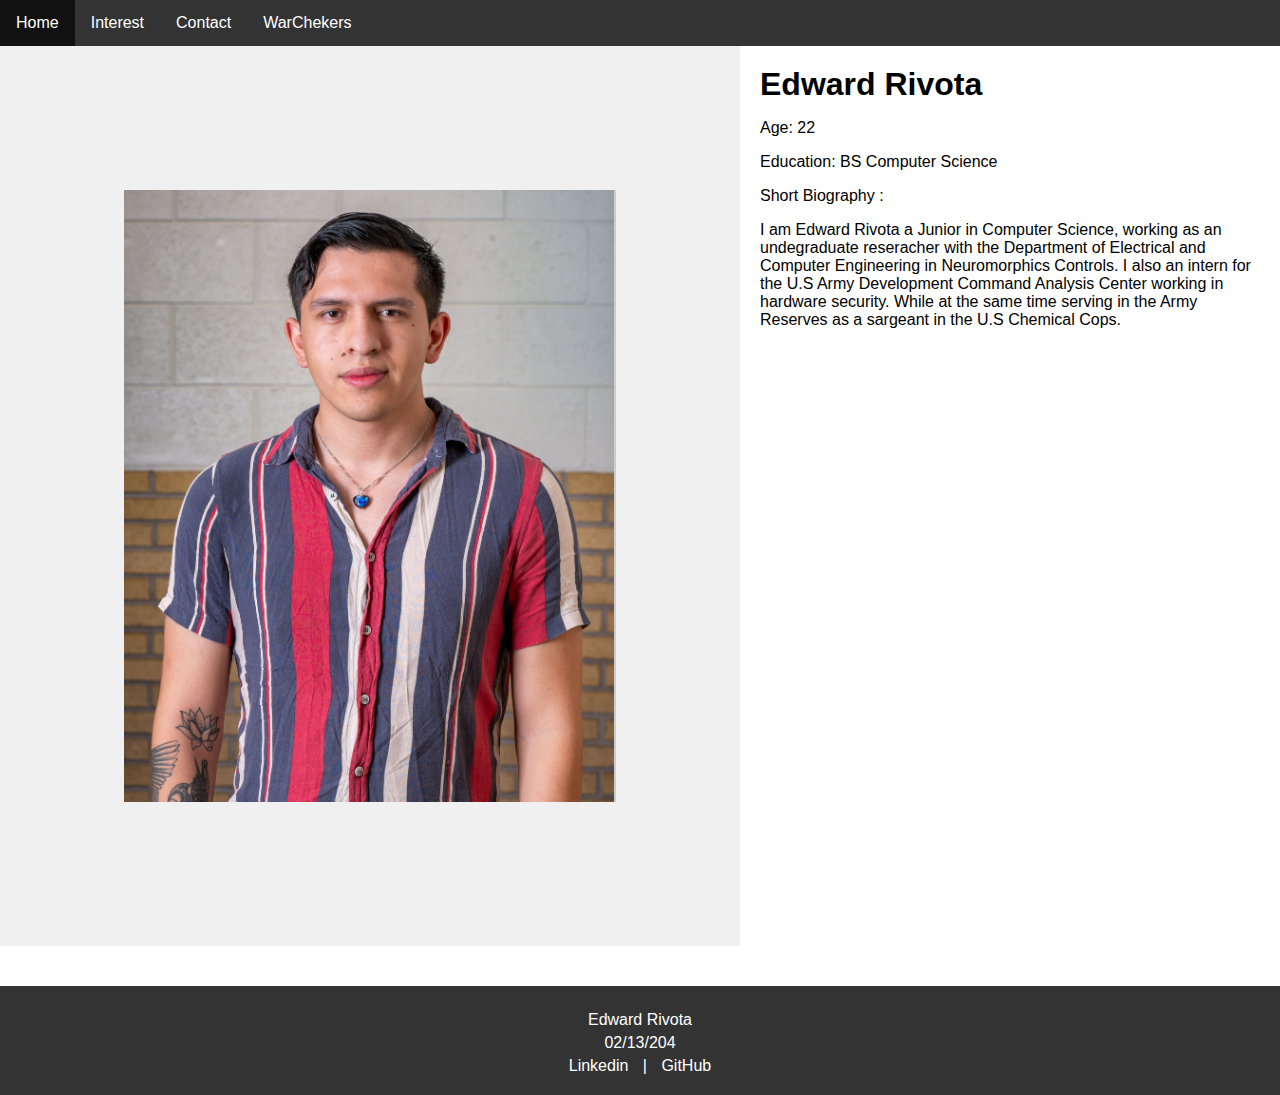
<file: index.html>
<!DOCTYPE html>
<html lang="en">
<head>
    <meta charset="UTF-8">
    <meta http-equiv="X-UA-Compatible" content="IE=edge">
    <meta name="viewport" content="width=device-width, initial-scale=1.0">
    <title>Edward Rivota</title>
    <link rel="stylesheet" href="main.css">
</head>
<body>

        <ul>
            <li><a href="index.html">Home</a></li>
            <li><a href="interests.html">Interest</a></li>
            <li><a href="contact.html">Contact</a></li>
            <li><a href="checkers.html">WarChekers</a></li>
        </ul>

    <div class="Home-container">
        <div class="left-column">
            <img src="Profile Image.jpeg" alt="Picture of Edward Rivota">
        </div>
        <div class="right-column">
            <div class="profile-header">
                <h1>Edward Rivota</h1>
                <p class="age">Age: 22</p>
                <p class="education">Education: BS Computer Science</p>
                <p class="Biography-title">Short Biography :</p>
                <p class="Biography-text"> I am Edward Rivota a Junior in Computer Science, working as an undegraduate reseracher with the Department of Electrical and Computer Engineering in Neuromorphics Controls. I also an intern for the U.S Army Development Command Analysis Center working in hardware security. While at the same time serving in the Army Reserves as a sargeant in the U.S Chemical Cops. </p>
            </div>
            
        </div>
    </div>
    
    <footer class="site-footer">
        <div class="footer-content">
            <p>Edward Rivota</p>
            <p>02/13/204</p>
            <div class="social-links">
                <a href="https://www.linkedin.com/in/edwardrivota/">Linkedin</a> |
                <a href="https://github.com/rivota2010">GitHub</a>
            </div>
        </div>
    </footer>

</body>
</html>
</file>
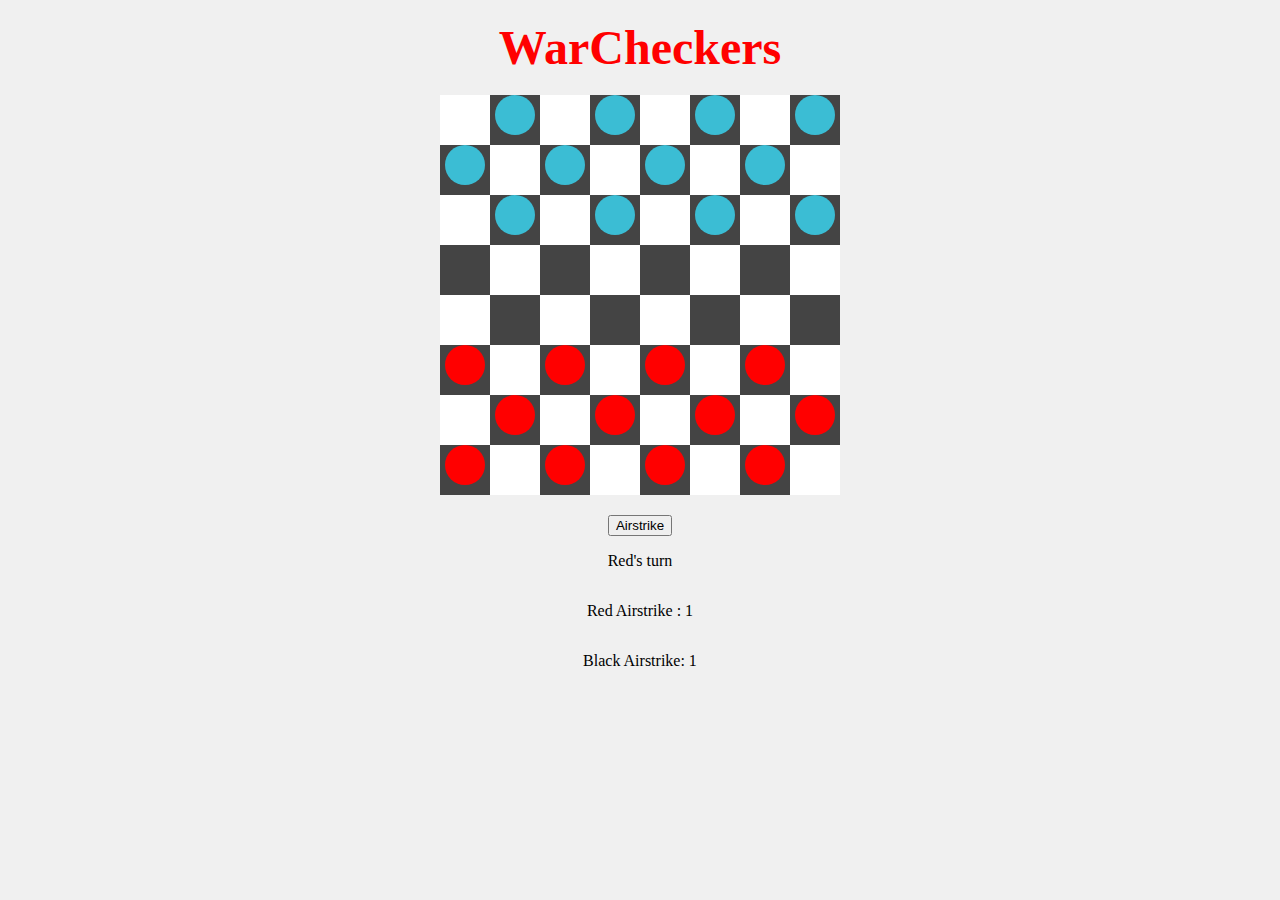
<file: checkers.html>
<!DOCTYPE html>
<html lang="en">
<head>
    <meta charset="UTF-8">
    <meta name="viewport" content="width=device-width, initial-scale=1.0">
    <title>Simple Checkers Game</title> <!-- Setting the title of the HTML page -->
    <link rel="stylesheet" href="style.css"> <!-- Linking external CSS file -->
</head>
<body>
    <div id="checkersBoard"></div> <!-- Container for the checkers board -->
    <button id="airstrikeButton">Airstrike</button> <!-- Button for airstrike action -->
    <script src="script.js"></script> <!-- Linking external JavaScript file -->
    <p id="turnDisplay"></p> <!-- Displaying the current turn -->
    <p id="redAirstrikeCounter"></p> <!-- Displaying the red airstrike counter -->
    <p id="blackAirstrikeCounter"></p> <!-- Displaying the black airstrike counter -->
    <img src="bomb.png" id="bombCursor" style="position: absolute; display: none;"> <!-- Image of a bomb used as a cursor -->
    <div id="redAirstrikeCounter" class="airstrike-counter red"></div> <!-- Container for the red airstrike counter -->
    <div id="blackAirstrikeCounter" class="airstrike-counter black"></div> <!-- Container for the black airstrike counter -->
</body>
</html>
</file>
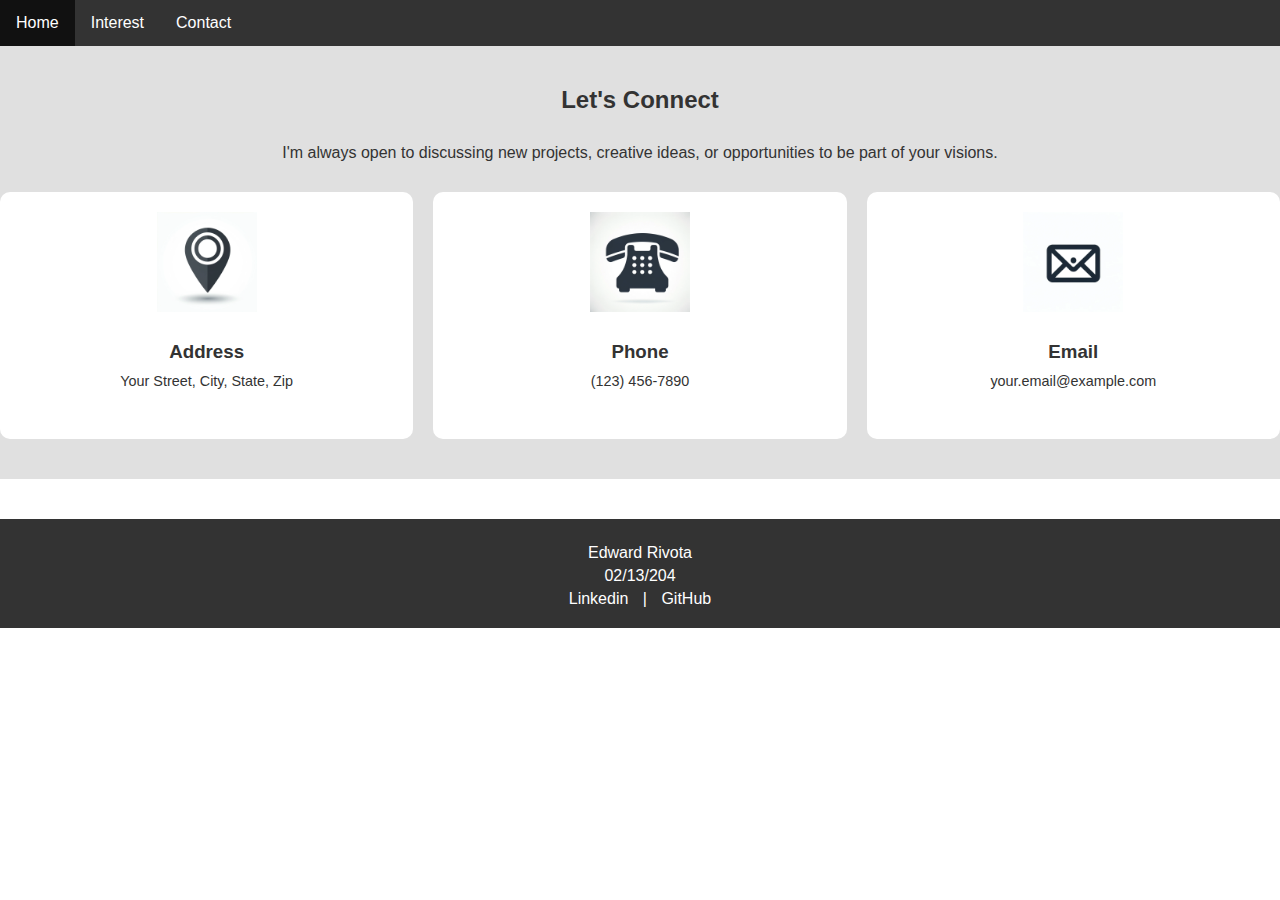
<file: contact.html>
<!DOCTYPE html>
<html lang="en">
<head>
    <meta charset="UTF-8">
    <meta name="viewport" content="width=device-width, initial-scale=1.0">
    <title>Contact Information</title>
    <link rel="stylesheet" href="main.css">

</head>
<body>

    <ul>
        <li><a href="index.html">Home</a></li>
        <li><a href="interests.html">Interest</a></li>
        <li><a href="contact.html">Contact</a></li>
    </ul>

    <div class="contact-section">
        <h2>Let's Connect</h2>
        <p>I'm always open to discussing new projects, creative ideas, or opportunities to be part of your visions.</p>
        <div class="contact-details">
          <div class="contact-detail">
            <img src="new location.webp" alt="Location">
            <h3>Address</h3>
            <p>Your Street, City, State, Zip</p>
          </div>
          <div class="contact-detail">
            <img src= "phone icon.webp" alt="Phone">
            <h3>Phone</h3>
            <p>(123) 456-7890</p>
          </div>
          <div class="contact-detail">
            <img src="email icon.webp" alt="Email">
            <h3>Email</h3>
            <p>your.email@example.com</p>
          </div>
        </div>
    </div>

    <footer class="site-footer">
      <div class="footer-content">
          <p>Edward Rivota</p>
          <p>02/13/204</p>
          <div class="social-links">
              <a href="https://www.linkedin.com/in/edwardrivota/">Linkedin</a> |
              <a href="https://github.com/rivota2010">GitHub</a>
          </div>
      </div>
  </footer>
      
</body>
</html>
</file>
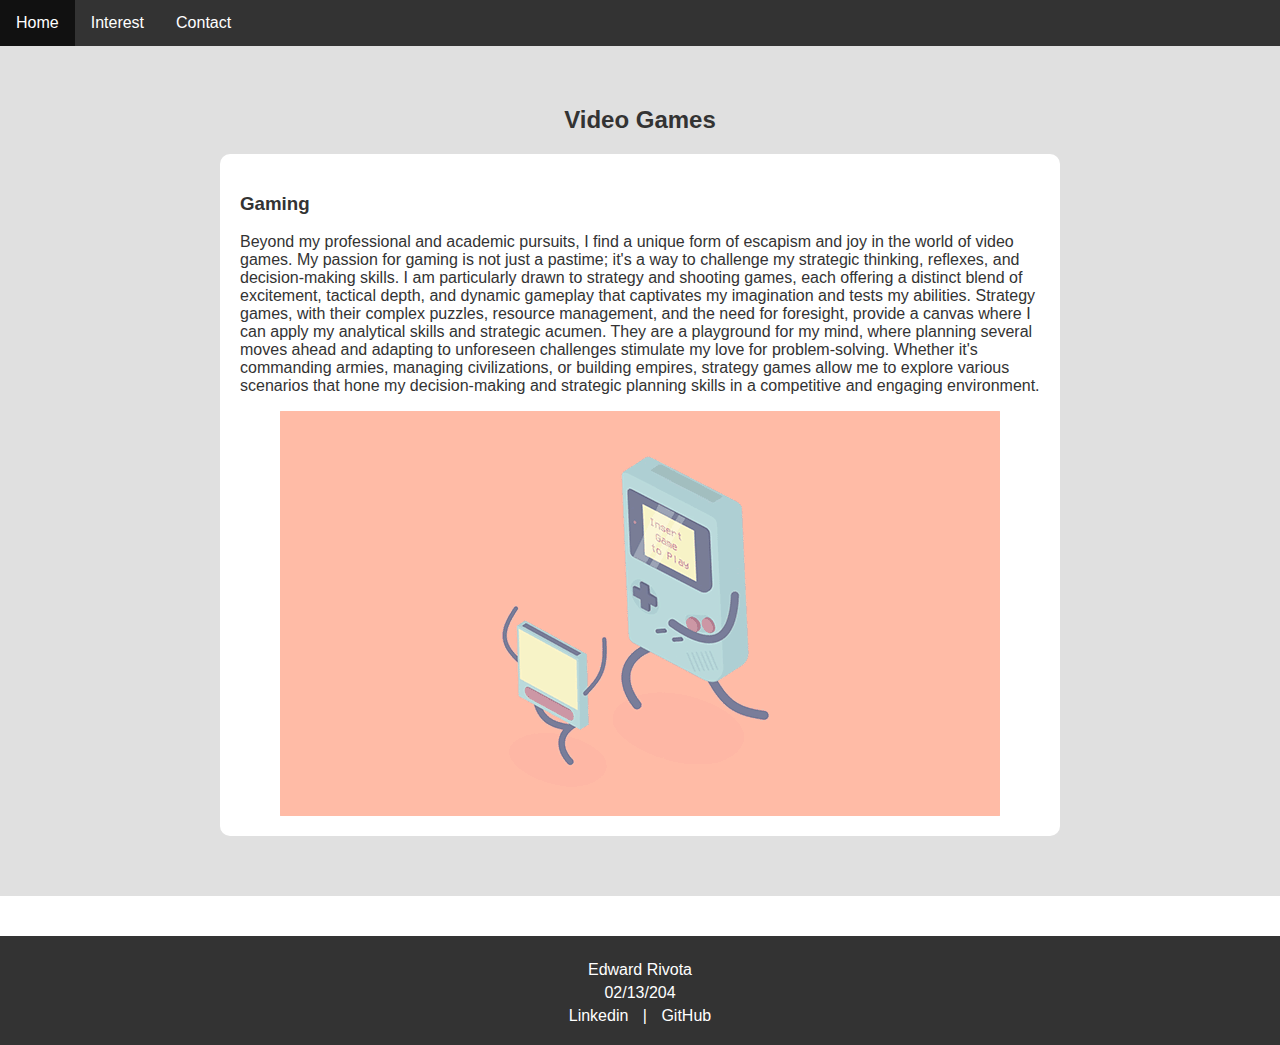
<file: games.html>
<!DOCTYPE html>
<html lang="en">
<head>
    <meta charset="UTF-8">
    <meta name="viewport" content="width=device-width, initial-scale=1.0">
    <title>Video Games Interest</title>
    <link rel="stylesheet" href="main.css">
<body>

<ul>
    <li><a href="index.html">Home</a></li>
    <li><a href="interests.html">Interest</a></li>
    <li><a href="contact.html">Contact</a></li>
</ul>

<div class="interest-section">
    <h2>Video Games</h2>
    <div class="IT-detail">
        <div class="info">
            <h3>Gaming</h3>
            <p>Beyond my professional and academic pursuits, I find a unique form of escapism and joy in the world of video games. My passion for gaming is not just a pastime; it's a way to challenge my strategic thinking, reflexes, and decision-making skills. I am particularly drawn to strategy and shooting games, each offering a distinct blend of excitement, tactical depth, and dynamic gameplay that captivates my imagination and tests my abilities.

                Strategy games, with their complex puzzles, resource management, and the need for foresight, provide a canvas where I can apply my analytical skills and strategic acumen. They are a playground for my mind, where planning several moves ahead and adapting to unforeseen challenges stimulate my love for problem-solving. Whether it's commanding armies, managing civilizations, or building empires, strategy games allow me to explore various scenarios that hone my decision-making and strategic planning skills in a competitive and engaging environment.</p>
        </div>
        <div class="image">
            <img src= "games gift.gif" alt="Video Games"> 
        </div>
    </div>
</div>

<footer class="site-footer">
    <div class="footer-content">
        <p>Edward Rivota</p>
        <p>02/13/204</p>
        <div class="social-links">
            <a href="https://www.linkedin.com/in/edwardrivota/">Linkedin</a> |
            <a href="https://github.com/rivota2010">GitHub</a>
        </div>
    </div>
</footer>

</body>
</html>
</file>
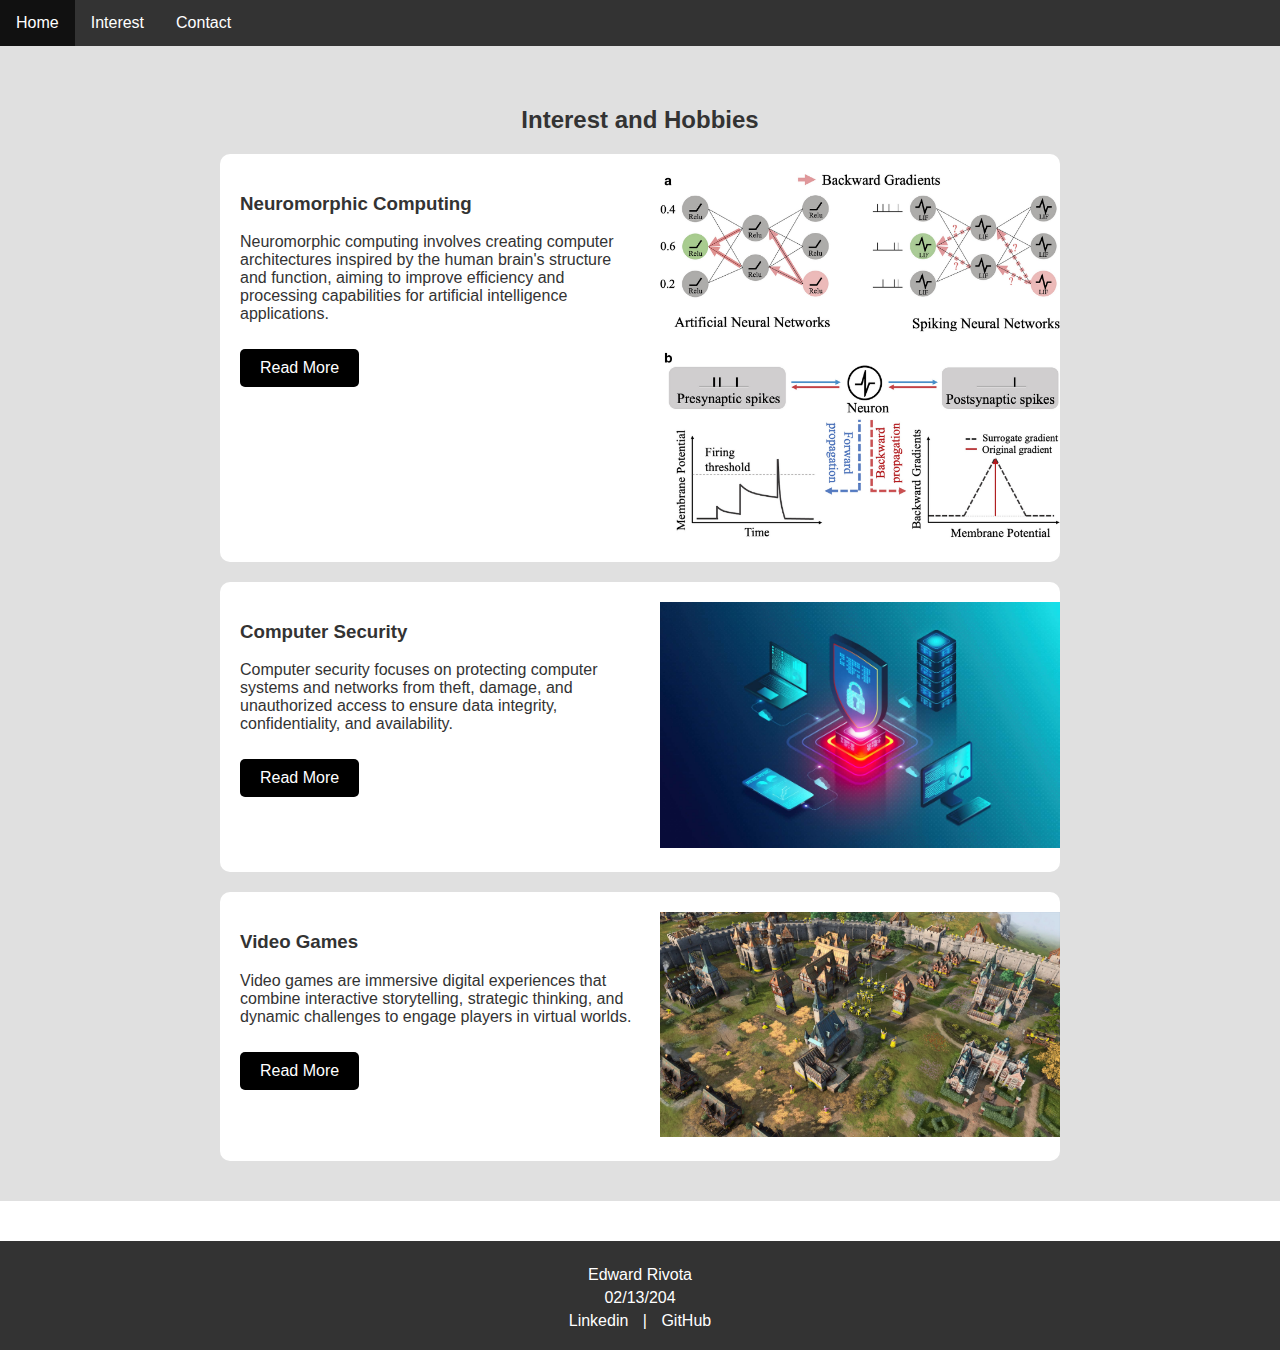
<file: interests.html>
<!DOCTYPE html>
<html lang="en">
<head>
    <meta charset="UTF-8">
    <meta name="viewport" content="width=device-width, initial-scale=1.0">
    <title>interest Information</title>
    <link rel="stylesheet" href="main.css">

</head>
<body>

    <ul>
        <li><a href="index.html">Home</a></li>
        <li><a href="interests.html">Interest</a></li>
        <li><a href="contact.html">Contact</a></li>
    </ul>

    <div class="interest-section">
        <h2>Interest and Hobbies</h2>
        <div class="interest-details">
            <div class="interest-detail">
                <div class="info">
                    <h3>Neuromorphic Computing</h3>
                    <p>Neuromorphic computing involves creating computer architectures inspired by the human brain's structure and function, aiming to improve efficiency and processing capabilities for artificial intelligence applications.</p>
                    <a href="Neuro.html">Read More</a>
                </div>
                <div class="image">
                    <img src="neuromorphic.png" alt="Neuromorphic Computing">
                </div>
            </div>
            <div class="interest-detail">
                <div class="info">
                    <h3>Computer Security</h3>
                    <p>Computer security focuses on protecting computer systems and networks from theft, damage, and unauthorized access to ensure data integrity, confidentiality, and availability.</p>
                    <a href="security.html">Read More</a>
                </div>
                <div class="image">
                    <img src="cybersecurity.jpg" alt="Computer Security">
                </div>
            </div>
            <div class="interest-detail">
                <div class="info">
                    <h3>Video Games</h3>
                    <p>Video games are immersive digital experiences that combine interactive storytelling, strategic thinking, and dynamic challenges to engage players in virtual worlds.</p>
                    <a href="games.html">Read More</a>
                </div>
                <div class="image">
                    <img src="games pic.webp" alt="Games Pic">
                </div>
            </div>
        </div>
    </div>
    
          
    <footer class="site-footer">
        <div class="footer-content">
            <p>Edward Rivota</p>
            <p>02/13/204</p>
            <div class="social-links">
                <a href="https://www.linkedin.com/in/edwardrivota/">Linkedin</a> |
                <a href="https://github.com/rivota2010">GitHub</a>
            </div>
        </div>
    </footer>

</body>
</html>
</file>
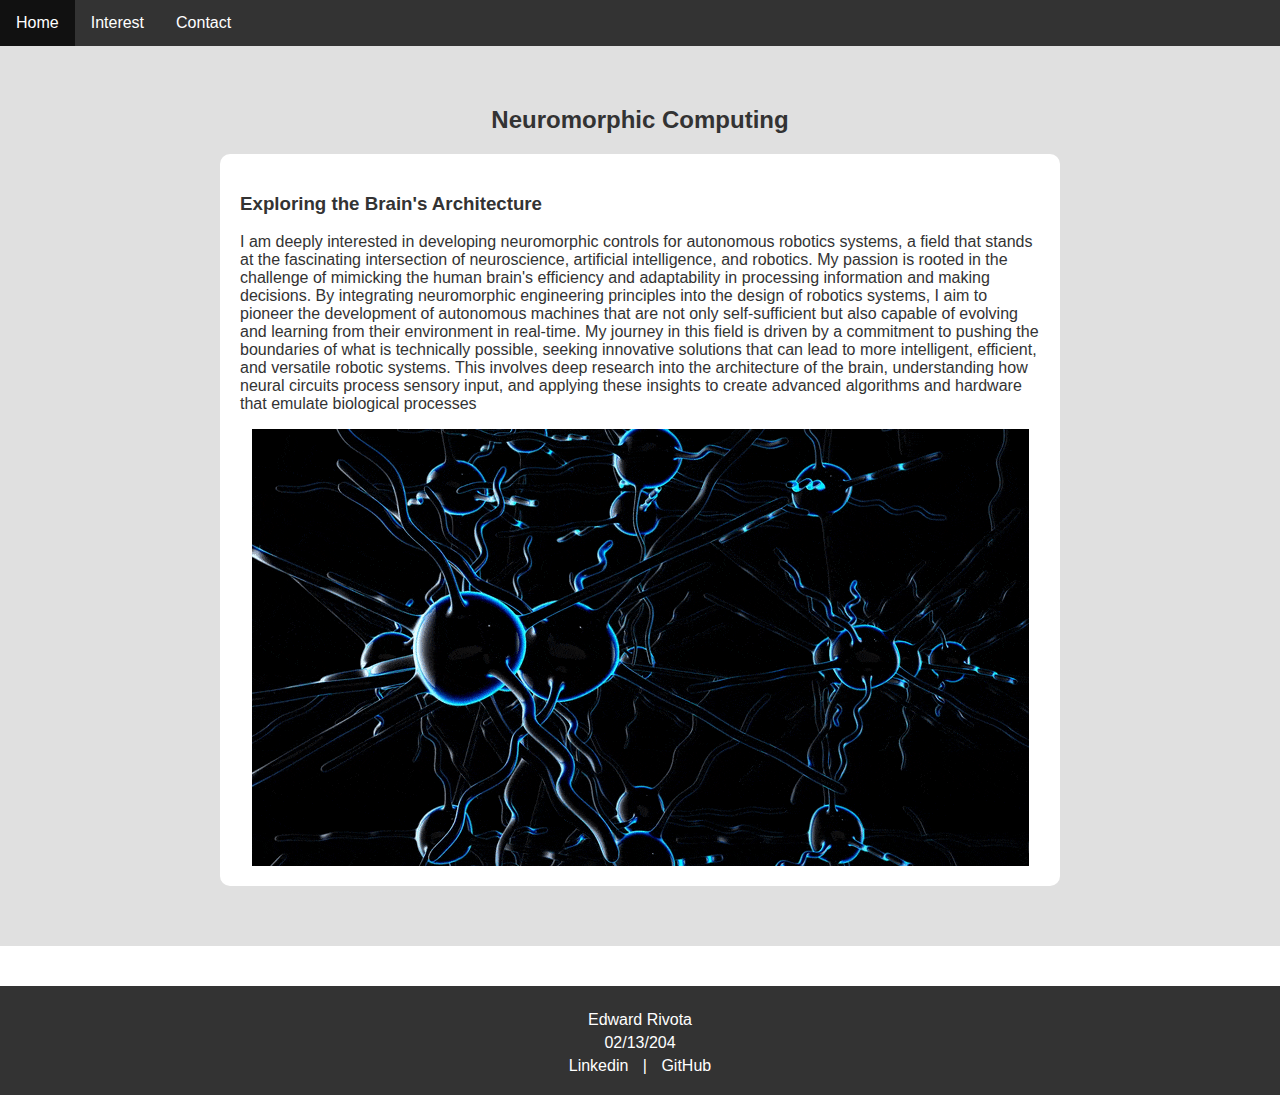
<file: Neuro.html>
<!DOCTYPE html>
<html lang="en">
<head>
    <meta charset="UTF-8">
    <meta name="viewport" content="width=device-width, initial-scale=1.0">
    <title>Neuromorphic Computing Work</title>
    <link rel="stylesheet" href="main.css"> 
</head>
<body>

<ul>
    <li><a href="index.html">Home</a></li>
    <li><a href="interests.html">Interest</a></li>
    <li><a href="contact.html">Contact</a></li>
</ul>

<div class="interest-section">
    <h2>Neuromorphic Computing</h2>
    <div class="IT-detail">
        <div class="info">
            <h3>Exploring the Brain's Architecture</h3>
            <p>I am deeply interested in developing neuromorphic controls for autonomous robotics systems, a field that stands at the fascinating intersection of neuroscience, artificial intelligence, and robotics. My passion is rooted in the challenge of mimicking the human brain's efficiency and adaptability in processing information and making decisions. By integrating neuromorphic engineering principles into the design of robotics systems, I aim to pioneer the development of autonomous machines that are not only self-sufficient but also capable of evolving and learning from their environment in real-time.

                My journey in this field is driven by a commitment to pushing the boundaries of what is technically possible, seeking innovative solutions that can lead to more intelligent, efficient, and versatile robotic systems. This involves deep research into the architecture of the brain, understanding how neural circuits process sensory input, and applying these insights to create advanced algorithms and hardware that emulate biological processes </p>
        </div>
        <div class="image">
            <img src="neuromorphic gift.gif" alt="Neuromorphic Computing">
        </div>
    </div>
</div>

<footer class="site-footer">
    <div class="footer-content">
        <p>Edward Rivota</p>
        <p>02/13/204</p>
        <div class="social-links">
            <a href="https://www.linkedin.com/in/edwardrivota/">Linkedin</a> |
            <a href="https://github.com/rivota2010">GitHub</a>
        </div>
    </div>
</footer>

</body>
</html>
</file>
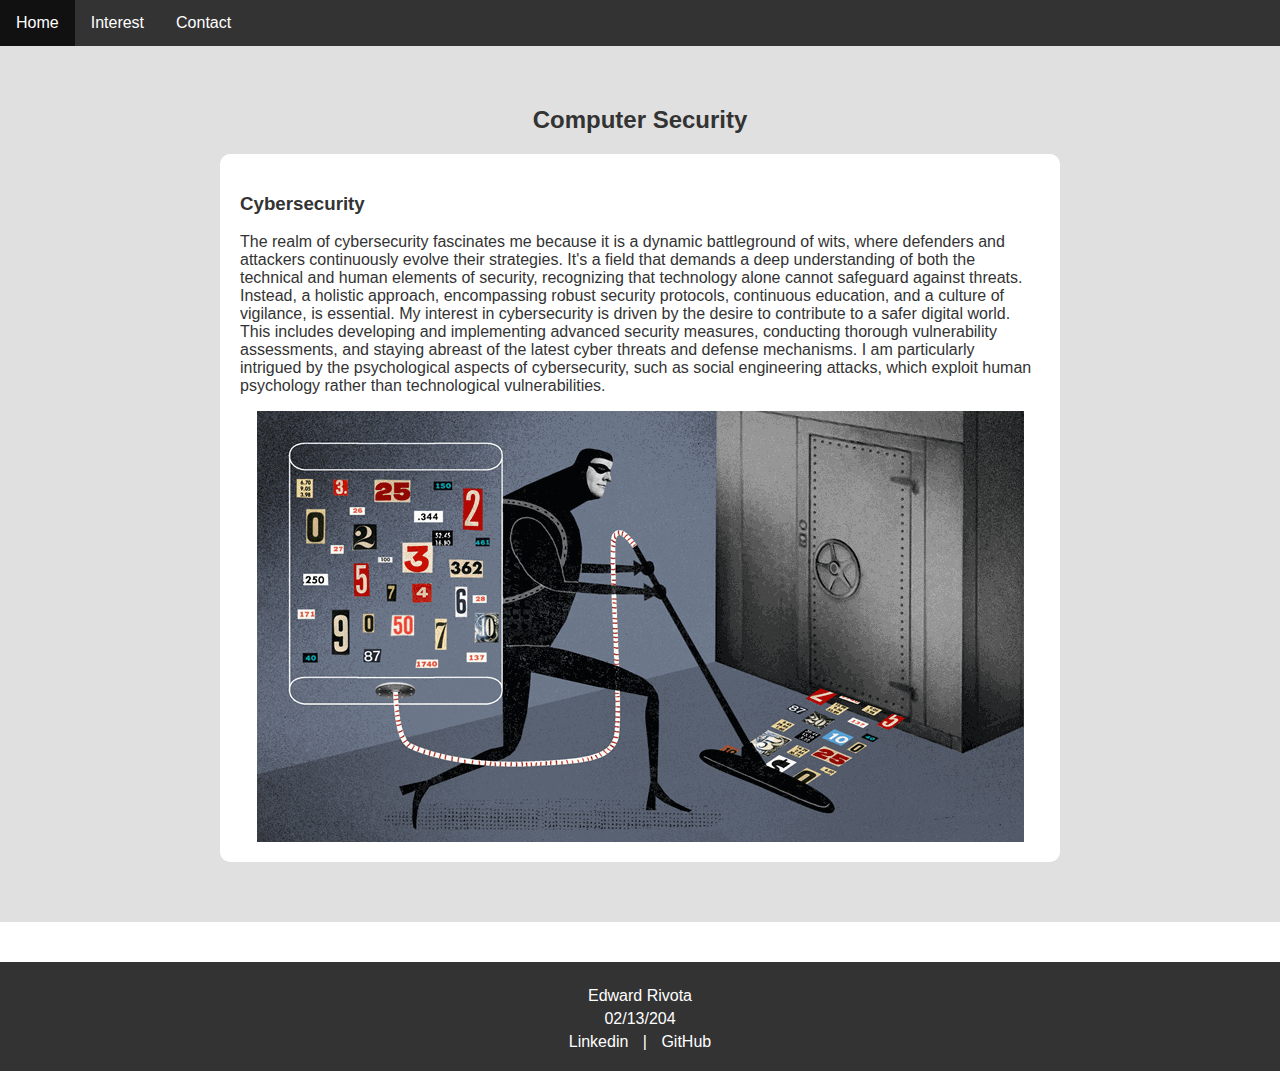
<file: security.html>
<!DOCTYPE html>
<html lang="en">
<head>
    <meta charset="UTF-8">
    <meta name="viewport" content="width=device-width, initial-scale=1.0">
    <title>Computer Security Work</title>
    <link rel="stylesheet" href="main.css"> 
</head>
<body>

<ul>
    <li><a href="index.html">Home</a></li>
    <li><a href="interests.html">Interest</a></li>
    <li><a href="contact.html">Contact</a></li>
</ul>

<div class="interest-section">
    <h2>Computer Security</h2>
    <div class="IT-detail">
        <div class="info">
            <h3>Cybersecurity</h3>
            <p>The realm of cybersecurity fascinates me because it is a dynamic battleground of wits, where defenders and attackers continuously evolve their strategies. It's a field that demands a deep understanding of both the technical and human elements of security, recognizing that technology alone cannot safeguard against threats. Instead, a holistic approach, encompassing robust security protocols, continuous education, and a culture of vigilance, is essential.

                My interest in cybersecurity is driven by the desire to contribute to a safer digital world. This includes developing and implementing advanced security measures, conducting thorough vulnerability assessments, and staying abreast of the latest cyber threats and defense mechanisms. I am particularly intrigued by the psychological aspects of cybersecurity, such as social engineering attacks, which exploit human psychology rather than technological vulnerabilities.</p>
        </div>
        <div class="image">
            <img src="yayaya.gif"alt="Computer Security">
        </div>
    </div>
</div>

<footer class="site-footer">
    <div class="footer-content">
        <p>Edward Rivota</p>
        <p>02/13/204</p>
        <div class="social-links">
            <a href="https://www.linkedin.com/in/edwardrivota/">Linkedin</a> |
            <a href="https://github.com/rivota2010">GitHub</a>
        </div>
    </div>
</footer>

</body>
</html>
</file>
<file: main.css>
ul {
    
    list-style-type: none;
    margin: 0;
    padding: 0; /* is the space between and around the list items */
    overflow: hidden;
    background-color: #333 ;
}

li {
    float: left;/*aligns the list items horizontally */
}

li a {/*li a is the link inside the list item */
    display: block;
    color: white;
    text-align: center;
    padding: 14px 16px;
    text-decoration: none;
}

li a:hover {/*effect when the mouse is over the link */
    background-color: #111;
}

.site-footer {
  background-color: #333;
  color: white;
  text-align: center;
  padding: 20px 0;
  margin-top: 40px; /* Adds space between the content and footer */
}

.footer-content p, .footer-content a {
  color: white;
  text-decoration: none;
  margin: 5px 0;
}

.footer-content a:hover {
  color: #ddd; /* Lightens the link color on hover for visual feedback */
}

.social-links a {
  padding: 0 10px; /* Adds horizontal padding for better spacing between links */
}


/*-----------------------Home page styling------------------*/

body, html {
    margin: 0;
    padding: 0;
    font-family: Arial, sans-serif; 
}

.Home-container {
    display: flex;
    height: 100vh;
}

.left-column {
    flex-basis: 70%;
    background: #f0f0f0; 
    display: flex;
    justify-content: center;
    align-items: center;
    padding: 20px;
}

.left-column img {
    max-width: 70%;
    height: auto;
    border-right: 2px solid #ccc; 
}

.right-column {
    flex-basis: 50%;
    background: #fff;
    padding: 20px;
}

.profile-header h1 {
    color: #000000; 
    margin: 0 0 10px 0;
}

/*-----------------------------------Interest page styling------------------------------------------------------------- */

.interest-section {
  text-align: center;
  background-color: #e0e0e0; 
  color: #333;
  padding: 40px 0;
}

.interest-details {
  display: flex;
  flex-direction: column; /* Align items vertically */
  justify-content: center;
  align-items: center;
  gap: 20px; /* Adds space between the boxes */
}

.interest-detail {
  background-color: white;
  padding: 20px;
  border-radius: 10px;
  display: flex;
  flex-direction: row; /* Aligns the content and image side by side */
  justify-content: space-between;
  width: 80%; /* Adjust the width as needed */
  max-width: 800px; /* Maximum width */
}

.info {
  flex: 1;
  text-align: left; /* Aligns the text to the left */
}

.image {
  flex: 1;
  text-align: right; /* Aligns the image to the right */
}

.interest-detail img {
  width: 100%; /* Adjust the image width as needed */
  height: auto;
  margin-left: 20px; /* Adds some space between the text and the image */
}

.interest-detail a {
  background-color: #000000; /* Button background color */
  color: white; /* Text color */
  padding: 10px 20px; /* Top and bottom padding, left and right padding */
  text-decoration: none; /* Removes underline from links */
  border-radius: 5px; /* Rounded corners */
  transition: background-color 0.3s ease; /* Smooth transition for hover effect */
  display: inline-block; /* Allows the use of padding and width */
  margin-top: 10px; /* Extra space above the button */
}

.interest-detail a:hover {
  background-color: #3658a7; /* Darker shade on hover for feedback */
  color: #ffffff; /* Keeps text color white on hover */
}



@media (max-width: 768px) {
  .interest-detail {
    flex-direction: column; /* Stacks the content vertically on smaller screens */
  }

  .interest-detail img {
    margin-left: 0;
    margin-top: 20px; /* Adds space between the text and the image */
    width: 100%; /* Adjust the image width on smaller screens */
  }
}

/*----------------------------------Contact Information Page------------------------------------*/

.contact-section {
    text-align: center;
    background-color: #e0e0e0;
    color: #333; /* Darker text for readability */
    padding: 40px 0;
  }
  
  .contact-section h2, .contact-section p {
    margin: 0 0 30px;
  }
  
  .contact-details {
    display: flex;
    justify-content: space-around;
    align-items: stretch; /* This will ensure that the items stretch to fill the container */
    flex-wrap: wrap;
    gap: 20px; /* This adds space between the flex items */
  }
  
  .contact-detail {
    flex: 1; /* This allows the boxes to grow and ensures they take up equal width */
    min-width: 250px; /* Minimum width for each box */
    background-color: white;
    padding: 20px;
    border-radius: 10px;
    display: flex;
    flex-direction: column;
    justify-content: space-between; /* This will push the content to the top and bottom of the card */
  }
  
  .contact-detail h3 {
    margin-bottom: 10px;
  }
  
  .contact-detail p {
    flex-grow: 1; /* This will make the paragraph take up any available space */
    font-size: 0.9em;
  }

  .contact-detail img {
    width: 100px; /* Adjust the size as needed */
    height: auto;
    display: block; /* Makes the image a block to center it using margin */
    margin: 0 auto 10px; /* Centers the image and adds space below */
  }
  
  
  
  /* Responsive adjustments */
  @media (max-width: 1024px) {
    .contact-details {
      gap: 10px;
    }
    .contact-detail {
      min-width: 200px;
    }
  }
  
  @media (max-width: 768px) {
    .contact-details {
      flex-direction: column;
      align-items: center;
    }
  
    .contact-detail {
      width: 100%; /* Full width on smaller screens */
      min-width: 0; /* Reset the min-width for small screens */
    }
  }
  
  
  /*----------------------------------Individual Interest Page------------------------------------*/
  .IT-detail {
    background-color: white;
    padding: 20px;
    border-radius: 10px;
    display: flex;
    flex-direction: column; /* Aligns the content and image side by side */
    justify-content: space-between;
    width: 80%;
    max-width: 800px;
    margin: 20px auto; /* Centers the detail box */
  }

  .IT-detail .image {
  display: flex; /* Establishes this container as a flex container */
  align-items: center; /* Centers the image vertically */
  justify-content: center; /* Centers the image horizontally */
  height: 100%; /* You might need to adjust this value */
  width: 100%; /* Ensures the container takes full width */
}

.IT-detail img {
  max-width: 100%; /* Ensures the image is responsive and does not overflow its container */
  height: auto; /* Maintains the aspect ratio of the image */
}
  
  @media (max-width: 768px) {
    .IT-detail {
      flex-direction: column; /* Stacks the content vertically on smaller screens */
    }
  
    .IT-detail img {
      margin-left: 0;
      margin-top: 20px; /* Adds space between the text and the image */
      width: 100%; /* Adjusts the image width on smaller screens */
    }
  }
</file>
<file: style.css>
/* Styling for the body element */
body {
    display: flex; /* Sets the display property of the body element to flex */
    flex-direction: column; /* Sets the direction of the flex items to be stacked vertically */
    align-items: center; /* Centers the flex items horizontally within the body element */
    height: auto; /* Sets the height of the body element to auto */
    margin: 0; /* Removes the default margin around the body element */
    background-color: #f0f0f0; /* Sets the background color of the body element to #f0f0f0 */
}

/* Styling for the title container */
#titleContainer {
    width: 100%; /* Sets the width of the title container to 100% */
    text-align: center; /* Centers the text within the title container */
    margin-top: 20px; /* Adds a margin at the top of the title container */
    margin-bottom: 20px; /* Adds a margin at the bottom of the title container */
}

/* Styling for the h1 element */
h1 {
    font-family: 'Arial, sans-serif'; /* Sets the font family for the body text */
    color: red; /* Sets the text color to red */
    font-size: 48px; /* Sets the font size to 48 pixels */
    font-weight: bold; /* Sets the font weight to bold */
    margin: 0; /* Removes the default margin around the body */
}

/* Styling for the checkers board */
#checkersBoard {
    display: grid; /* Uses grid layout for the checkers board */
    grid-template-columns: repeat(8, 50px); /* Sets the number and width of the columns in the grid */
    grid-template-rows: repeat(8, 50px); /* Sets the number and height of the rows in the grid */
    margin-bottom: 20px; /* Adds a margin at the bottom of the checkers board */ 
}

/* Styling for the bomb cursor */
#bombCursor {
    position: absolute; /* Positions the bomb cursor absolutely within its parent container */
    display: none; /* Hides the bomb cursor by default */
    z-index: 1000; /* Sets the stacking order of the bomb cursor above other elements */
    pointer-events: none; /* Disables pointer events on the bomb cursor, allowing clicks to pass through */
}

/* Styling for the active airstrike */
.airstrike-active {
    cursor: none;
}

/* Styling for the king piece */
.king-piece {
    background-color: gold;
    border: 2px solid black;
}

/* Styling for the cell */
.cell {
    width: 50px;
    height: 50px;
}

/* Styling for the black cell */
.black {
    background-color: #444;
}

/* Styling for the white cell */
.white {
    background-color: #fff;
}

/* Styling for the game piece */
.piece {
    width: 40px; /* Sets the width of the game piece */
    height: 40px; /* Sets the height of the game piece */
    border-radius: 50%; /* Rounds the corners of the game piece to make it circular */
    margin: auto; /* Centers the game piece horizontally */
    display: block; /* Makes the game piece a block-level element */
}

/* Styling for the red game piece */
.red-piece {
    background-color: red;
}

/* Styling for the black game piece */
.black-piece {
    background-color: rgb(59, 189, 212);
    color: black;
}

/* Styling for the selected game piece */
.selected {
    border: 2px solid yellow;
}

/* Styling for the kinged game piece */
.kinged-piece {
    border: 2px solid green;
}

/* Styling for the kinged red game piece */
.red-piece.kinged-piece {
    border-color: blue;
}

/* Styling for the kinged black game piece */
.black-piece.kinged-piece {
    border-color: purple;
}

/* Styling for the airstrike counter */
.airstrike-counter {
    font-size: 1.5em; /* Larger text */
    color: #D32F2F; /* Red color for the red player */
    text-shadow: 1px 1px 2px #000; /* Shadow for better visibility */
    margin: 10px; /* Spacing around the element */
    transition: all 0.3s ease; /* Smooth transition for changes */
}

/* Styling for the black airstrike counter */
.airstrike-counter.black {
    color: #424242; /* Dark color for the black player */
}

/* Example of how you could animate the change in counter */
.airstrike-counter.used {
    transform: scale(0.9); /* Slightly scale down */
    opacity: 0.5; /* Fade the number out */
}
</file>
